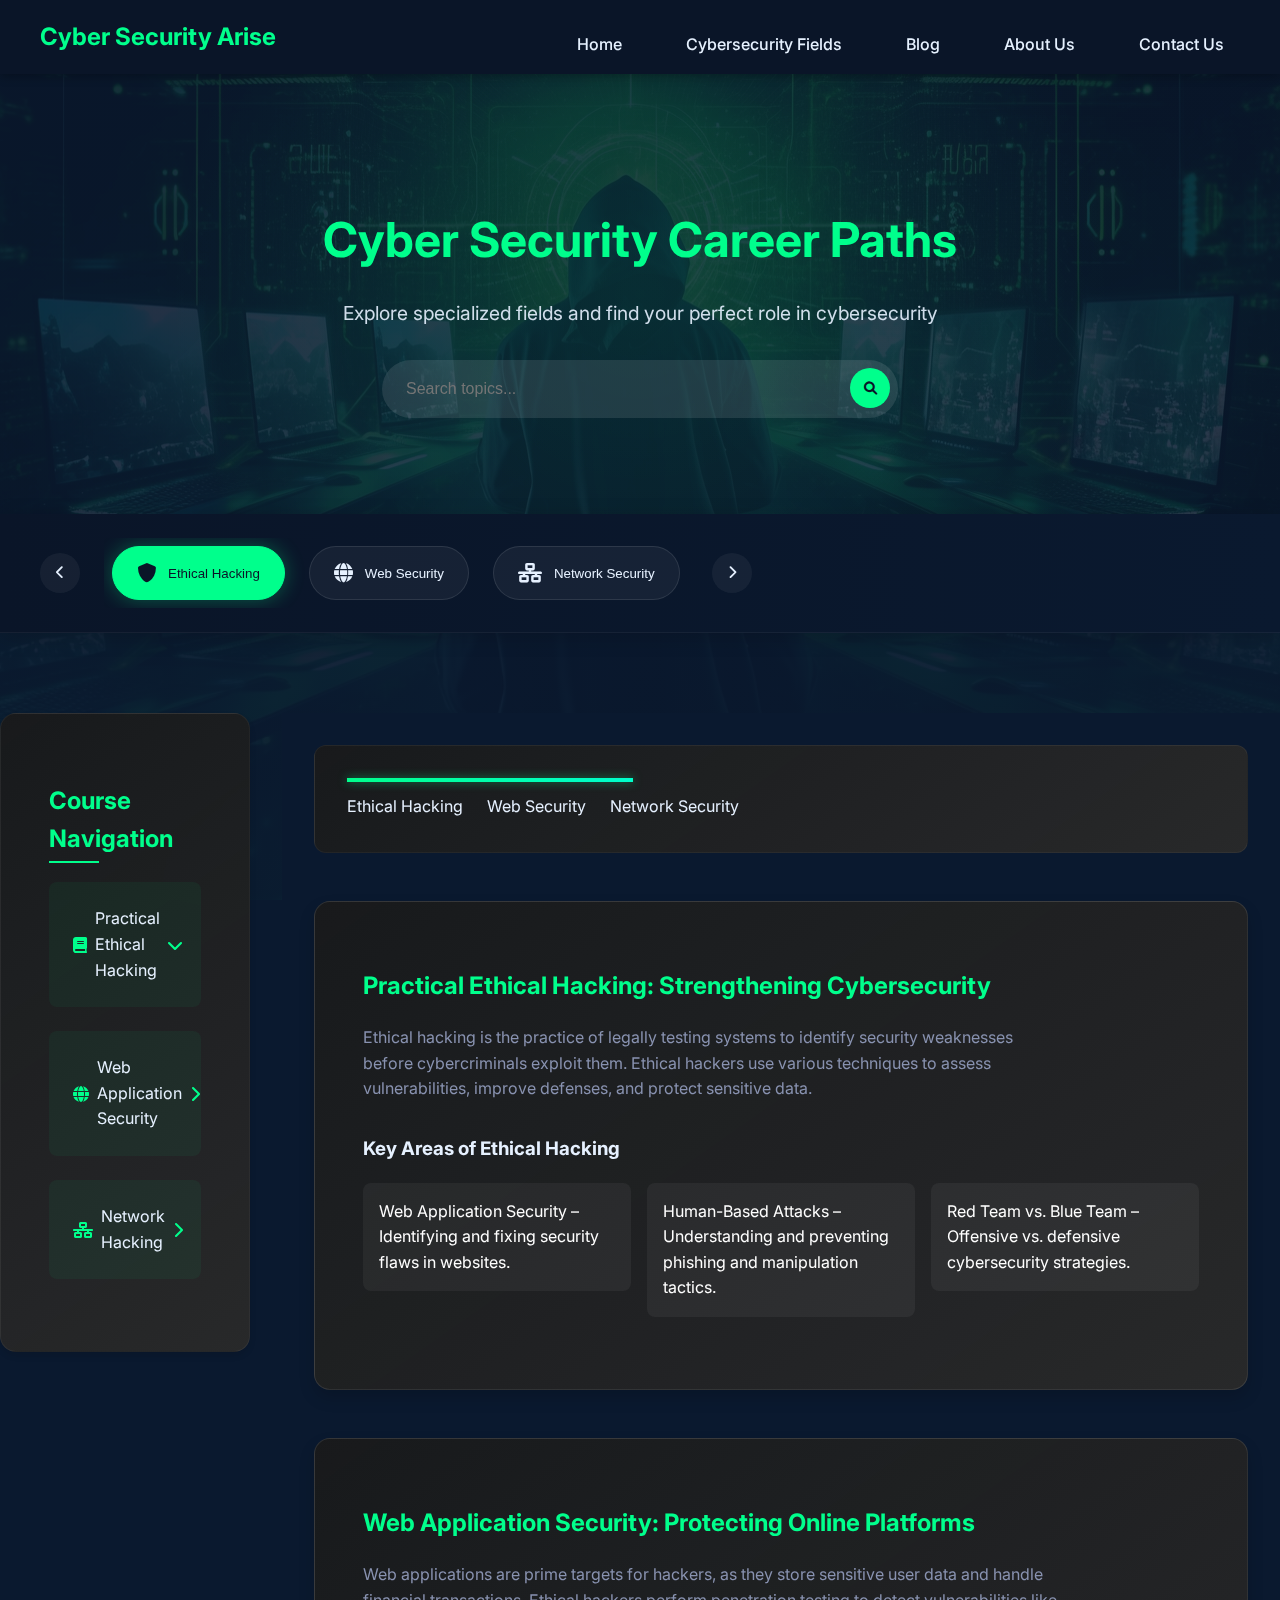
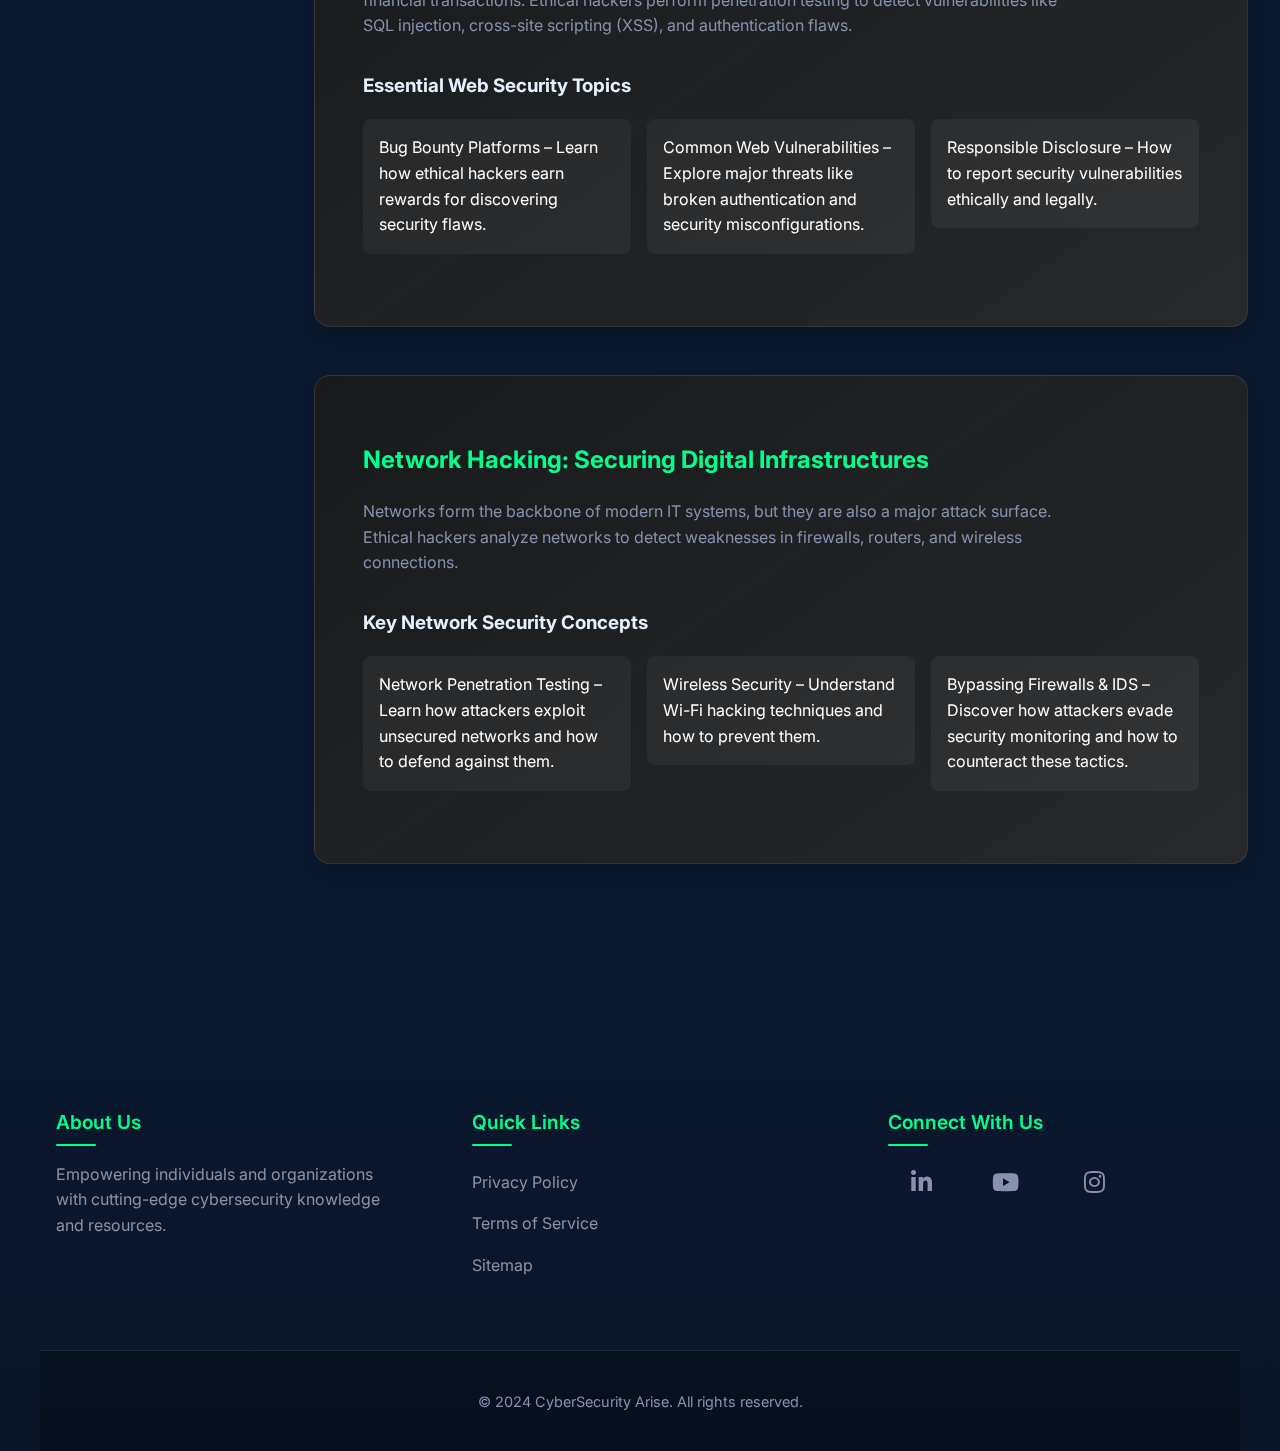
<file: cybersecurity-fields.html>
<!DOCTYPE html>
<html lang="en">
<head>
    <meta charset="UTF-8">
    <meta name="viewport" content="width=device-width, initial-scale=1.0">
    <title>Cybersecurity Fields | Cybersecurity Arise</title>
    <link rel="stylesheet" href="https://fonts.googleapis.com/css2?family=Inter:wght@400;500;600;700&display=swap">
    <link rel="stylesheet" href="assets/css/cybersecurity-fields.css">
    <link rel="stylesheet" href="https://cdnjs.cloudflare.com/ajax/libs/font-awesome/6.0.0/css/all.min.css">
</head>
<body>
    <header>
        <div class="fle">
            <div class="logo"><a href="index.html">Cyber Security Arise</a></div>
            <nav>
                <ul>
                    <li><a href="index.html" aria-label="Home">Home</a></li>
                    <li><a href="cybersecurity-fields.html" aria-label="Cybersecurity Fields">Cybersecurity Fields</a></li>
                    <li><a href="blog.html" aria-label="Blog">Blog</a></li>
                    <li><a href="about.html" aria-label="About Us">About Us</a></li>
                    <li><a href="contact.html" aria-label="Contact Us">Contact Us</a></li>
                </ul>
            </nav>
        </div>
    </header>

    <section class="hero" style="background-image: url('assets/images/ethicalhacking.png')">
        <div class="hero-content">
            <h1>Cyber Security Career Paths</h1>
            <p>Explore specialized fields and find your perfect role in cybersecurity</p>
            <div class="search-box">
                <input type="text" placeholder="Search topics..." aria-label="Search">
                <button class="search-btn" aria-label="Submit search">
                    <i class="fas fa-search"></i>
                </button>
            </div>
        </div>
        <div class="hero-backdrop"></div>
    </section>

    <nav class="topic-navigator" aria-label="Course topics">
        <div class="nav-wrapper">
            <button class="nav-arrow prev" aria-label="Previous topics">
                <i class="fas fa-chevron-left" aria-hidden="true"></i>
            </button>
            <div class="topic-tabs" role="tablist">
                <button class="topic-tab active" data-target="ethical-hacking" role="tab" aria-selected="true">
                    <i class="fas fa-shield-alt" aria-hidden="true"></i>
                    <span>Ethical Hacking</span>
                </button>
                <button class="topic-tab" data-target="web-security" role="tab">
                    <i class="fas fa-globe" aria-hidden="true"></i>
                    <span>Web Security</span>
                </button>
                <button class="topic-tab" data-target="network-security" role="tab">
                    <i class="fas fa-network-wired" aria-hidden="true"></i>
                    <span>Network Security</span>
                </button>
            </div>
            <button class="nav-arrow next" aria-label="Next topics">
                <i class="fas fa-chevron-right" aria-hidden="true"></i>
            </button>
        </div>
    </nav>

    <div class="container">
        <aside class="sidebar">
            <h2>Course Navigation</h2>
            <div class="course-navigation">
                <div class="course">
                    <div class="course-header">
                        <i class="fas fa-book"></i>
                        <span>Practical Ethical Hacking</span>
                        <i class="fas fa-chevron-down toggle-icon"></i>
                    </div>
                    <div class="chapters">
                        <div class="chapter">
                            <div class="chapter-header">
                                <i class="fas fa-chevron-right"></i>
                                <span>Chapter 1: Introduction to Ethical Hacking</span>
                            </div>
                            <div class="pages">
                                <a href="#page1-1" class="page">Page 1.1: What is Ethical Hacking?</a>
                                <a href="#page1-2" class="page">Page 1.2: Types of Hackers</a>
                                <a href="#page1-3" class="page">Page 1.3: Legal & Ethical Aspects</a>
                            </div>
                        </div>
                        <!-- Additional chapters following same structure -->
                    </div>
                </div>
                
                <div class="course">
                    <div class="course-header">
                        <i class="fas fa-globe"></i>
                        <span>Web Application Security</span>
                        <i class="fas fa-chevron-right toggle-icon"></i>
                    </div>
                    <!-- Similar chapter structure -->
                </div>
                
                <div class="course">
                    <div class="course-header">
                        <i class="fas fa-network-wired"></i>
                        <span>Network Hacking</span>
                        <i class="fas fa-chevron-right toggle-icon"></i>
                    </div>
                    <!-- Similar chapter structure -->
                </div>
            </div>
        </aside>

        <section class="content">
            <div class="progress-tracker">
                <div class="progress-bar"></div>
                <div class="section-indicators">
                    <span class="indicator active">Ethical Hacking</span>
                    <span class="indicator">Web Security</span>
                    <span class="indicator">Network Security</span>
                </div>
            </div>
            
            <article id="ethical-hacking">
                <h2>Practical Ethical Hacking: Strengthening Cybersecurity</h2>
                <p>Ethical hacking is the practice of legally testing systems to identify security weaknesses before cybercriminals exploit them. Ethical hackers use various techniques to assess vulnerabilities, improve defenses, and protect sensitive data.</p>
                
                <h3>Key Areas of Ethical Hacking</h3>
                <ul>
                    <li><a href="#practical-web-hacking">Web Application Security – Identifying and fixing security flaws in websites.</a></li>
                    <li><a href="#social-engineering">Human-Based Attacks – Understanding and preventing phishing and manipulation tactics.</a></li>
                    <li><a href="#red-blue-teams">Red Team vs. Blue Team – Offensive vs. defensive cybersecurity strategies.</a></li>
                </ul>
            </article>
            
            <article id="practical-web-hacking">
                <h2>Web Application Security: Protecting Online Platforms</h2>
                <p>Web applications are prime targets for hackers, as they store sensitive user data and handle financial transactions. Ethical hackers perform penetration testing to detect vulnerabilities like SQL injection, cross-site scripting (XSS), and authentication flaws.</p>
            
                <h3>Essential Web Security Topics</h3>
                <ul>
                    <li><a href="hackerone-bugcrowd.html">Bug Bounty Platforms – Learn how ethical hackers earn rewards for discovering security flaws.</a></li>
                    <li><a href="web-app-security.html">Common Web Vulnerabilities – Explore major threats like broken authentication and security misconfigurations.</a></li>
                    <li><a href="responsible-disclosure.html">Responsible Disclosure – How to report security vulnerabilities ethically and legally.</a></li>
                </ul>
            </article>
            
            <article id="network-hacking">
                <h2>Network Hacking: Securing Digital Infrastructures</h2>
                <p>Networks form the backbone of modern IT systems, but they are also a major attack surface. Ethical hackers analyze networks to detect weaknesses in firewalls, routers, and wireless connections.</p>
            
                <h3>Key Network Security Concepts</h3>
                <ul>
                    <li><a href="network-pentesting.html">Network Penetration Testing – Learn how attackers exploit unsecured networks and how to defend against them.</a></li>
                    <li><a href="wireless-security.html">Wireless Security – Understand Wi-Fi hacking techniques and how to prevent them.</a></li>
                    <li><a href="firewall-evasion.html">Bypassing Firewalls & IDS – Discover how attackers evade security monitoring and how to counteract these tactics.</a></li>
                </ul>
            </article>           
        </section>
    </div>

    <!-- Add Reading Progress Indicator -->
    <div class="reading-progress-bar" id="readingProgress"></div>

    <footer class="site-footer">
        <div class="footer-wrapper">
            <div class="footer-grid">
                <div class="footer-col">
                    <h3 class="footer-title">About Us</h3>
                    <p class="footer-text">Empowering individuals and organizations with cutting-edge cybersecurity knowledge and resources.</p>
                </div>
                <div class="footer-col">
                    <h3 class="footer-title">Quick Links</h3>
                    <nav class="footer-nav">
                        <ul class="footer-links">
                            <li><a href="privacy-policy.html" class="footer-link">Privacy Policy</a></li>
                            <li><a href="terms-of-service.html" class="footer-link">Terms of Service</a></li>
                            <li><a href="sitemap.html" class="footer-link">Sitemap</a></li>
                        </ul>
                    </nav>
                </div>
                <div class="footer-col">
                    <h3 class="footer-title">Connect With Us</h3>
                    <div class="social-links">
                        <a href="https://www.linkedin.com/in/manishkumarit/" class="social-link linkedin" target="_blank" rel="noopener" aria-label="Follow us on LinkedIn">
                            <i class="fab fa-linkedin-in"></i>
                            <span>LinkedIn</span>
                        </a>
                        <a href="https://www.youtube.com/@cybersecurityarise" class="social-link youtube" target="_blank" rel="noopener" aria-label="Subscribe to our YouTube channel">
                            <i class="fab fa-youtube"></i>
                            <span>YouTube</span>
                        </a>
                        <a href="https://www.instagram.com/cybersecurityarise" class="social-link instagram" target="_blank" rel="noopener" aria-label="Follow us on Instagram">
                            <i class="fab fa-instagram"></i>
                            <span>Instagram</span>
                        </a>
                    </div>
                </div>
            </div>
            <div class="footer-bottom">
                <p class="copyright">© 2024 CyberSecurity Arise. All rights reserved.</p>
            </div>
        </div>
    </footer>

    <script src="assets/js/cybersecurity-fields.js"></script>
    <script>
        // Add smooth scrolling for anchor links
        document.querySelectorAll('a[href^="#"]').forEach(anchor => {
            anchor.addEventListener('click', function (e) {
                e.preventDefault();
                document.querySelector(this.getAttribute('href')).scrollIntoView({
                    behavior: 'smooth'
                });
            });
        });

        // Reading progress indicator
        window.addEventListener('scroll', () => {
            const winScroll = document.body.scrollTop || document.documentElement.scrollTop;
            const height = document.documentElement.scrollHeight - document.documentElement.clientHeight;
            const scrolled = (winScroll / height) * 100;
            document.getElementById("readingProgress").style.width = scrolled + "%";
        });
    </script>
</body>
</html>
</file>
<file: assets/css/cybersecurity-fields.css>
:root {
    --primary-color: #00ff8c;
    --bg-dark: #0a192f;
    --bg-darker: #0a1528;
    --text-primary: #e6f1ff;
    --text-secondary: #8892b0;
    --primary: #f39c12;
    --secondary: #2ecc71;
    --dark: #121212;
    --light: #ffffff;
    --header-bg: rgba(30, 30, 30, 0.95);
    
    /* Enhanced Spacing System */
    --space-xs: clamp(0.75rem, 1vw, 1rem);
    --space-sm: clamp(1rem, 2vw, 1.5rem);
    --space-md: clamp(1.5rem, 3vw, 2rem);
    --space-lg: clamp(2rem, 4vw, 3rem);
    --space-xl: clamp(3rem, 6vw, 4rem);
    
    /* Refined Typography */
    --heading-line-height: 1.3;
    --body-line-height: 1.6;
    --heading-font: 'Inter', sans-serif;
    
    /* Enhanced Colors */
    --gradient-card: linear-gradient(145deg, rgba(26, 26, 26, 0.9), rgba(42, 42, 42, 0.95));
    --shadow-sm: 0 4px 6px rgba(0, 0, 0, 0.1);
    --shadow-md: 0 8px 16px rgba(0, 0, 0, 0.15);
}

/* Core Styles */
body {
    font-family: 'Inter', 'Roboto', sans-serif;
    margin: 0;
    padding: 0;
    background-color: var(--bg-dark);
    color: var(--text-primary);
    line-height: 1.6;
    background-image: linear-gradient(rgba(10, 25, 47, 0.95), rgba(10, 25, 47, 0.95)), 
                      url('../images/ethicalhacking.png');
    background-size: cover;
    background-position: center;
    background-attachment: fixed;
}

/* Header */
header {
    background-color: var(--bg-darker);
    padding: 1rem;
    box-shadow: 0 2px 10px rgba(0, 0, 0, 0.3);
    position: sticky;
    top: 0;
    z-index: 1000;
}

header .fle {
    display: flex;
    justify-content: space-between;
    align-items: center;
    max-width: 1200px;
    margin: 0 auto;
    padding: 0 1rem;
}

.logo {
    font-size: 1.5rem;
    font-weight: 700;
    color: var(--primary-color);
}

.logo a {
    text-decoration: none;
    color: var(--primary-color);
    font-weight: 700;
    font-size: 1.5rem;
}

.logo a:hover {
    color: var(--text-primary);
}

header nav ul {
    display: flex;
    justify-content: center;
    gap: 2rem;
    padding: 0;
    margin: 1rem 0 0;
}

header nav ul li {
    list-style: none;
}

header nav ul li a {
    color: var(--text-primary);
    text-decoration: none;
    padding: 0.5rem 1rem;
    border-radius: 4px;
    transition: all 0.3s ease;
    position: relative;
    font-weight: 500;
}

header nav ul li a::after {
    content: '';
    position: absolute;
    bottom: -2px;
    left: 50%;
    width: 0;
    height: 2px;
    background: var(--primary-color);
    transition: all 0.3s ease;
    transform: translateX(-50%);
}

header nav ul li a:hover::after {
    width: 100%;
}

header nav ul li a:hover {
    color: var(--primary-color);
    background-color: rgba(0, 255, 140, 0.1);
}

.container {
    display: grid;
    grid-template-columns: 250px 1fr;
    min-height: calc(100vh - 80px);
    max-width: 1500px;
    margin: 0 auto;
    gap: 2rem;
    padding-top: 80px;
}

.sidebar {
    background: var(--gradient-card);
    padding: var(--space-lg);
    border-radius: 16px;
    position: sticky;
    top: 100px;
    height: fit-content;
    backdrop-filter: blur(10px);
    border: 1px solid rgba(255, 255, 255, 0.05);
    box-shadow: var(--shadow-sm);
}

.sidebar h2, .content h2 {
    color: var(--primary-color);
    font-size: 1.5rem;
    margin-bottom: 1.5rem;
    position: relative;
}

.sidebar h2::after {
    content: '';
    position: absolute;
    bottom: -5px;
    left: 0;
    width: 50px;
    height: 2px;
    background-color: var(--primary-color);
}

.sidebar ul li {
    margin: 0.5rem 0;
    transition: transform 0.2s ease;
}

.sidebar ul li a {
    color: var(--light);
    text-decoration: none;
    display: block;
    padding: 0.8rem 1rem;
    border-radius: 8px;
    transition: all 0.3s ease;
}

.sidebar ul li a:hover {
    background: rgba(243, 156, 18, 0.1);
    color: var(--primary);
    transform: translateX(5px);
}

.content {
    padding: 2rem;
    background-color: var(--bg-dark);
}

article {
    background: var(--gradient-card);
    border-radius: 16px;
    padding: var(--space-lg);
    margin-bottom: var(--space-lg);
    transition: transform 0.3s ease;
    border-left: 4px solid var(--primary);
    border: 1px solid rgba(255, 255, 255, 0.1);
    backdrop-filter: blur(10px);
    box-shadow: var(--shadow-md);
}

article:hover {
    transform: translateY(-5px);
    box-shadow: 0 5px 15px rgba(0,0,0,0.3);
    border-color: var(--primary-color);
}

article h2 {
    font-family: var(--heading-font);
    font-size: clamp(1.5rem, 3vw, 2rem);
    line-height: var(--heading-line-height);
    margin-bottom: var(--space-md);
    color: var(--primary-color);
}

article p {
    line-height: var(--body-line-height);
    margin-bottom: var(--space-md);
    color: var(--text-secondary);
    max-width: 70ch;
}

article ul {
    display: grid;
    grid-template-columns: repeat(auto-fit, minmax(250px, 1fr));
    gap: 1rem;
    padding: 0;
}

article ul li {
    list-style: none;
}

article ul li a {
    color: var(--light);
    text-decoration: none;
    display: block;
    padding: 1rem;
    background: rgba(255, 255, 255, 0.05);
    border-radius: 8px;
    margin-bottom: 0.5rem;
    transition: all 0.3s ease;
}

article ul li a:hover {
    background: rgba(243, 156, 18, 0.1);
    color: var (--primary);
    transform: translateX(5px);
}

@media (max-width: 768px) {
    .container {
        grid-template-columns: 1fr;
    }
    
    .sidebar {
        border-right: none;
        border-bottom: 1px solid rgba(255, 255, 255, 0.1);
    }
}

/* Cyber Fields Section */
.cyber-fields {
    text-align: center;
    padding: 60px 20px;
    background-color: var(--bg-darker);
    color: var(--text-primary);
}

.cyber-fields h2 {
    font-size: 2.5rem;
    margin-bottom: 40px;
    color: var (--primary-color);
}

/* Card Container */
.fields-container {
    display: flex;
    justify-content: center;
    gap: 30px;
    flex-wrap: wrap;
    max-width: 1200px;
    margin: 0 auto;
}

/* Card Styles - Simplified */
.field-card {
    width: 300px;
    height: 380px;
    perspective: 1000px;
    margin-bottom: 2rem;
    transform-style: preserve-3d;
    transition: all 0.5s ease;
}

.card-inner {
    position: relative;
    width: 100%;
    height: 100%;
    transform-style: preserve-3d;
    transition: transform 0.6s ease-in-out;
    box-shadow: 0 15px 35px rgba(0, 0, 0, 0.2);
}

.card-inner.flipped {
    transform: rotateY(180deg);
}

/* Front & Back */
.card-front, .card-back {
    position: absolute;
    width: 100%;
    height: 100%;
    backface-visibility: hidden;
    border-radius: 15px;
    padding: 2rem;
    box-shadow: 0 4px 20px rgba(0, 0, 0, 0.3);
    overflow: hidden;
    background: linear-gradient(145deg, rgba(26, 26, 26, 0.9), rgba(42, 42, 42, 0.9));
    backdrop-filter: blur(10px);
}

/* Front */
.card-front {
    background: linear-gradient(145deg, #1a1a1a, #2a2a2a);
}

.card-front img {
    width: 100%;
    height: 70%;
    object-fit: cover;
}

.card-front h3 {
    padding: 20px;
    font-size: 1.4rem;
    color: var(--primary-color);
}

/* Back */
.card-back {
    background: linear-gradient(145deg, var(--bg-dark), var(--bg-darker));
    transform: rotateY(180deg);
    display: flex;
    flex-direction: column;
    justify-content: center;
    align-items: center;
    padding: 30px;
    text-align: center;
}

.card-back p {
    font-size: 1.1rem;
    margin-bottom: 25px;
    color: var(--text-secondary);
}

.card-back a {
    display: inline-block;
    padding: 12px 25px;
    background: var(--primary-color);
    color: var(--bg-darker);
    text-decoration: none;
    border-radius: 8px;
    font-weight: bold;
    transition: all 0.3s ease;
}

.card-back a:hover {
    transform: translateY(-2px);
    box-shadow: 0 5px 15px rgba(0, 255, 140, 0.2);
}

/* Mobile Responsive */
@media (max-width: 768px) {
    .fields-container {
        flex-direction: column;
        align-items: center;
    }

    .field-card {
        width: 90%;
        max-width: 300px;
    }
}

/* Footer Styles */
footer {
    background-color: var(--bg-darker);
    padding: 4rem 2rem 2rem;
    margin-top: 4rem;
}

.footer-content {
    max-width: 1200px;
    margin: 0 auto;
    display: grid;
    grid-template-columns: repeat(3, 1fr);
    gap: 3rem;
}

.footer-section h3 {
    color: var(--primary-color);
    font-size: 1.2rem;
    margin-bottom: 1.5rem;
    position: relative;
}

.footer-section h3::after {
    content: '';
    position: absolute;
    bottom: -8px;
    left: 0;
    width: 40px;
    height: 2px;
    background-color: var(--primary-color);
}

.footer-section p {
    color: var(--text-secondary);
    line-height: 1.6;
}

.footer-section ul {
    list-style: none;
    padding: 0;
}

.footer-section ul li {
    margin-bottom: 0.8rem;
}

.footer-section ul li a {
    color: var(--text-secondary);
    text-decoration: none;
    transition: color 0.3s ease;
}

.footer-section ul li a:hover {
    color: var(--primary-color);
}

.social-links {
    display: flex;
    gap: 1.5rem;
}

.social-links a {
    color: var(--text-secondary);
    font-size: 1.5rem;
    transition: all 0.3s ease;
}

social-links a:hover {
    color: var(--primary-color);
    transform: translateY(-3px);
}

.footer-bottom {
    text-align: center;
    margin-top: 3rem;
    padding-top: 2rem;
    border-top: 1px solid rgba(255, 255, 255, 0.1);
}

.footer-bottom p {
    color: var(--text-secondary);
    font-size: 0.9rem;
}

@media (max-width: 768px) {
    .footer-content {
        grid-template-columns: 1fr;
        gap: 2rem;
    }
    
    .footer-section {
        text-align: center;
    }
    
    .footer-section h3::after {
        left: 50%;
        transform: translateX(-50%);
    }
    
    .social-links {
        justify-content: center;
    }
}

/* Enhanced Footer Styles */
.site-footer {
    background: linear-gradient(to top, var(--bg-darker) 0%, rgba(10, 25, 47, 0.95) 100%);
    padding: 4rem 0 0;
    margin-top: 4rem;
    position: relative;
    overflow: hidden;
}

.footer-wrapper {
    max-width: 1200px;
    margin: 0 auto;
    padding: 0 2rem;
}

.footer-grid {
    display: grid;
    grid-template-columns: repeat(auto-fit, minmax(280px, 1fr));
    gap: 3rem;
    margin-bottom: 3rem;
}

.footer-col {
    padding: 1rem;
}

.footer-title {
    color: var(--primary-color);
    font-size: 1.2rem;
    font-weight: 600;
    margin-bottom: 1.5rem;
    position: relative;
}

.footer-title::after {
    content: '';
    position: absolute;
    left: 0;
    bottom: -0.5rem;
    width: 40px;
    height: 2px;
    background: var(--primary-color);
    border-radius: 2px;
    transition: width 0.3s ease;
}

.footer-col:hover .footer-title::after {
    width: 60px;
}

.footer-text {
    color: var(--text-secondary);
    line-height: 1.6;
    margin-bottom: 1rem;
}

.footer-links {
    list-style: none;
    padding: 0;
    margin: 0;
}

.footer-link {
    color: var(--text-secondary);
    text-decoration: none;
    padding: 0.5rem 0;
    display: inline-block;
    transition: all 0.3s ease;
}

.footer-link:hover {
    color: var(--primary-color);
    transform: translateX(5px);
}

.social-links {
    display: flex;
    flex-wrap: wrap;
    gap: 1rem;
}

.social-link {
    display: flex;
    flex-direction: column;
    align-items: center;
    text-decoration: none;
    color: var(--text-secondary);
    transition: all 0.3s ease;
    padding: 0.5rem;
}

.social-link i {
    font-size: 1.5rem;
    margin-bottom: 0.3rem;
}

.social-link span {
    font-size: 0.8rem;
    opacity: 0;
    transform: translateY(-5px);
    transition: all 0.3s ease;
}

.social-link:hover {
    color: var(--primary-color);
    transform: translateY(-3px);
}

.social-link:hover span {
    opacity: 1;
    transform: translateY(0);
}

.footer-bottom {
    text-align: center;
    padding: 1.5rem;
    background: rgba(0, 0, 0, 0.2);
    margin-top: 2rem;
}

.copyright {
    color: var(--text-secondary);
    font-size: 0.9rem;
}

@media (max-width: 768px) {
    .footer-grid {
        grid-template-columns: 1fr;
        text-align: center;
    }

    .footer-title::after {
        left: 50%;
        transform: translateX(-50%);
    }

    .social-links {
        justify-content: center;
    }

    .footer-link:hover {
        transform: none;
    }
}

/* Hero Section */
.hero {
    background: linear-gradient(135deg, var(--bg-darker) 0%, var(--bg-dark) 100%);
    padding: 4rem 2rem;
    text-align: center;
    position: relative;
    position: relative;
    background-size: cover;
    background-position: center;
    padding: 6rem 2rem;
    text-align: center;
    position: relative;
    overflow: hidden;
}

.hero::before {
    content: '';
    position: absolute;
    top: 0;
    left: 0;
    right: 0;
    bottom: 0;
    background: linear-gradient(135deg, 
        rgba(10, 25, 47, 0.9) 0%,
        rgba(10, 25, 47, 0.85) 100%
    );
    z-index: 1;
}

.hero-content {
    position: relative;
    z-index: 2;
    max-width: 800px;
    margin: 0 auto;
}

.hero-backdrop {
    position: absolute;
    top: 0;
    left: 0;
    right: 0;
    bottom: 0;
    background: radial-gradient(
        circle at center,
        rgba(0, 255, 140, 0.1) 0%,
        transparent 70%
    );
    z-index: 1;
}

.hero-content {
    max-width: 800px;
    margin: 0 auto;
}

.hero h1 {
    font-size: clamp(2rem, 5vw, 3rem);
    color: var(--primary-color);
    margin-bottom: 1rem;
}

.hero p {
    font-size: clamp(1rem, 2vw, 1.2rem);
    color: var(--text-primary);
    margin-bottom: 2rem;
    opacity: 0.9;
}

.search-box {
    display: flex;
    max-width: 500px;
    margin: 0 auto;
    background: rgba(255, 255, 255, 0.1);
    border-radius: 50px;
    padding: 0.5rem;
}

.search-box input {
    flex: 1;
    background: none;
    border: none;
    padding: 0.75rem 1rem;
    color: var(--text-primary);
    font-size: 1rem;
}

.search-btn {
    background: var(--primary-color);
    border: none;
    width: 40px;
    height: 40px;
    border-radius: 50%;
    color: var(--bg-darker);
    cursor: pointer;
    transition: transform 0.3s ease;
}

.search-btn:hover {
    transform: scale(1.05);
}

@media (max-width: 768px) {
    .hero {
        padding: 3rem 1rem;
    }
    
    .search-box {
        width: 90%;
    }
}

/* Enhanced Topic Navigator */
.topic-navigator {
    background: linear-gradient(to right, var(--bg-darker), var(--bg-dark));
    padding: var(--space-sm);
    position: sticky;
    top: 60px;
    z-index: 100;
    box-shadow: 0 4px 20px rgba(0, 0, 0, 0.15);
    border-bottom: 1px solid rgba(255, 255, 255, 0.05);
}

.nav-wrapper {
    max-width: 1200px;
    margin: 0 auto;
    display: flex;
    align-items: center;
    gap: var(--space-sm);
}

.topic-tabs {
    display: flex;
    gap: var(--space-sm);
    overflow-x: auto;
    scrollbar-width: none;
    -ms-overflow-style: none;
    padding: 0.5rem;
}

.topic-tabs::-webkit-scrollbar {
    display: none;
}

.topic-tab {
    background: rgba(255, 255, 255, 0.05);
    border: 1px solid rgba(255, 255, 255, 0.1);
    color: var(--text-primary);
    padding: 1rem 1.5rem;
    border-radius: 50px;
    cursor: pointer;
    transition: all 0.3s ease;
    display: flex;
    align-items: center;
    gap: 0.75rem;
    font-weight: 500;
    white-space: nowrap;
}

.topic-tab i {
    font-size: 1.2rem;
    transition: transform 0.3s ease;
}

.topic-tab:hover {
    background: rgba(255, 255, 255, 0.1);
    transform: translateY(-2px);
}

.topic-tab.active {
    background: var(--primary-color);
    color: var(--bg-darker);
    border-color: var(--primary-color);
    box-shadow: 0 0 20px rgba(0, 255, 140, 0.3);
}

.nav-arrow {
    background: rgba(255, 255, 255, 0.05);
    border: none;
    width: 40px;
    height: 40px;
    border-radius: 50%;
    color: var(--text-primary);
    cursor: pointer;
    transition: all 0.3s ease;
    display: flex;
    align-items: center;
    justify-content: center;
}

.nav-arrow:hover {
    background: rgba(255, 255, 255, 0.1);
    transform: scale(1.1);
}

.nav-arrow:disabled {
    opacity: 0.5;
    cursor: not-allowed;
}

@media (max-width: 768px) {
    .hero {
        padding: var(--space-lg) var(--space-sm);
    }

    .hero-actions {
        flex-direction: column;
        gap: var(--space-sm);
    }

    .topic-tab {
        padding: 0.75rem 1rem;
    }

    .nav-arrow {
        display: none;
    }
}

/* Progress Tracker */
.progress-tracker {
    position: sticky;
    top: 120px;
    background: var(--gradient-card);
    padding: var(--space-md);
    border-radius: 12px;
    margin-bottom: var(--space-lg);
    border: 1px solid rgba(255, 255, 255, 0.05);
}

.progress-bar {
    height: 4px;
    background: linear-gradient(90deg, var(--primary-color), #00ffcc);
    width: 33%;
    transition: width 0.3s ease;
    box-shadow: 0 0 10px rgba(0, 255, 140, 0.5);
}

.section-indicators {
    display: flex;
    gap: var(--space-sm);
    margin-top: var(--space-xs);
}

/* Related Topics */
.topic-cards {
    display: grid;
    grid-template-columns: repeat(auto-fit, minmax(250px, 1fr));
    gap: 2rem;
    margin-top: 2rem;
}

.topic-card {
    background: var(--gradient-card);
    padding: var(--space-md);
    border-radius: 12px;
    text-align: left;
    display: flex;
    flex-direction: column;
    gap: var(--space-sm);
    border: 1px solid rgba(255, 255, 255, 0.05);
    box-shadow: var(--shadow-sm);
}

.topic-card:hover {
    transform: translateY(-5px);
}

.topic-card i {
    font-size: 2.5rem;
    color: var(--primary-color);
    margin-bottom: 1rem;
}

.topic-card h4 {
    font-family: var(--heading-font);
    font-size: 1.25rem;
    margin-bottom: var(--space-xs);
    color: var(--primary-color);
}

/* Course Navigation Styles */
.course-navigation {
    margin-top: 1rem;
}

.course {
    margin-bottom: 1.5rem;
}

.course-header {
    display: flex;
    align-items: center;
    gap: 0.5rem;
    padding: var(--space-sm);
    background: rgba(0, 255, 140, 0.05);
    border-radius: 8px;
    margin-bottom: var(--space-xs);
    cursor: pointer;
    transition: all 0.3s ease;
}

.course-header:hover {
    background: rgba(0, 255, 140, 0.2);
}

.course-header i {
    color: var(--primary-color);
}

.course-header .toggle-icon {
    margin-left: auto;
    transition: transform 0.3s ease;
}

.course-header.active .toggle-icon {
    transform: rotate(180deg);
}

.chapters {
    display: none;
    margin-left: 1rem;
    padding-left: 1rem;
    border-left: 2px solid rgba(0, 255, 140, 0.2);
}

.chapters.active {
    display: block;
}

.chapter {
    margin: 1rem 0;
}

.chapter-header {
    display: flex;
    align-items: center;
    gap: 0.5rem;
    padding: 0.5rem;
    cursor: pointer;
    transition: all 0.3s ease;
}

.chapter-header:hover {
    color: var(--primary-color);
}

.chapter-header i {
    transition: transform 0.3s ease;
}

.chapter-header.active i {
    transform: rotate(90deg);
}

.pages {
    display: none;
    margin-left: 1.5rem;
    padding-left: 1rem;
    border-left: 1px solid rgba(0, 255, 140, 0.1);
}

.pages.active {
    display: block;
}

.page {
    display: block;
    padding: 0.5rem;
    color: var(--text-secondary);
    text-decoration: none;
    transition: all 0.3s ease;
}

.page:hover {
    color: var(--primary-color);
    transform: translateX(5px);
}

/* Animations */
@keyframes fadeInUp {
    from {
        opacity: 0;
        transform: translateY(20px);
    }
    to {
        opacity: 1;
        transform: translateY(0);
    }
}

html {
    scroll-behavior: smooth;
}

/* Loading Animation */
@keyframes shimmer {
    0% {
        background-position: -200% 0;
    }
    100% {
        background-position: 200% 0;
    }
}

.loading {
    background: linear-gradient(90deg, var(--bg-dark) 25%, var(--bg-darker) 50%, var(--bg-dark) 75%);
    background-size: 200% 100%;
    animation: shimmer 1.5s infinite;
}

@media (max-width: 768px) {
    .container {
        padding: var(--space-sm);
    }
    
    article {
        padding: var(--space-md);
    }
    
    .topic-card {
        padding: var(--space-sm);
    }
}
</file>
